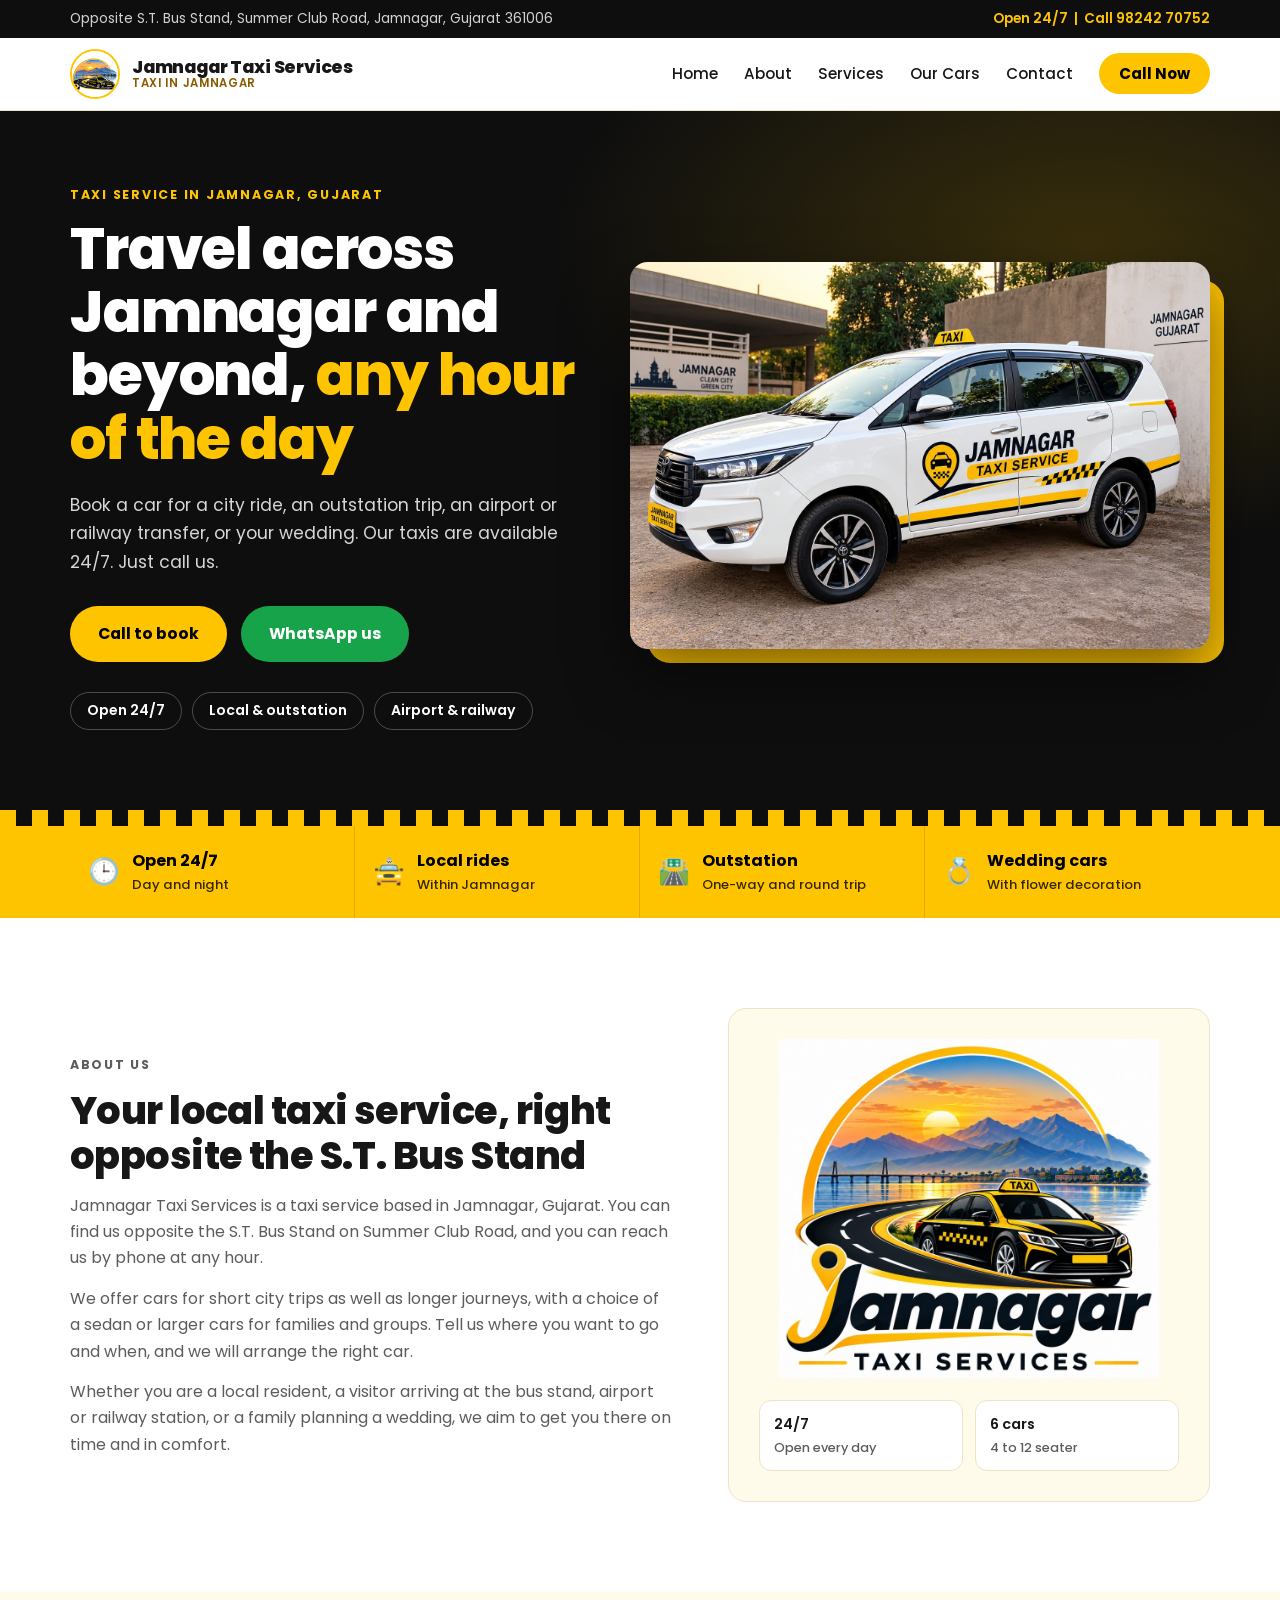
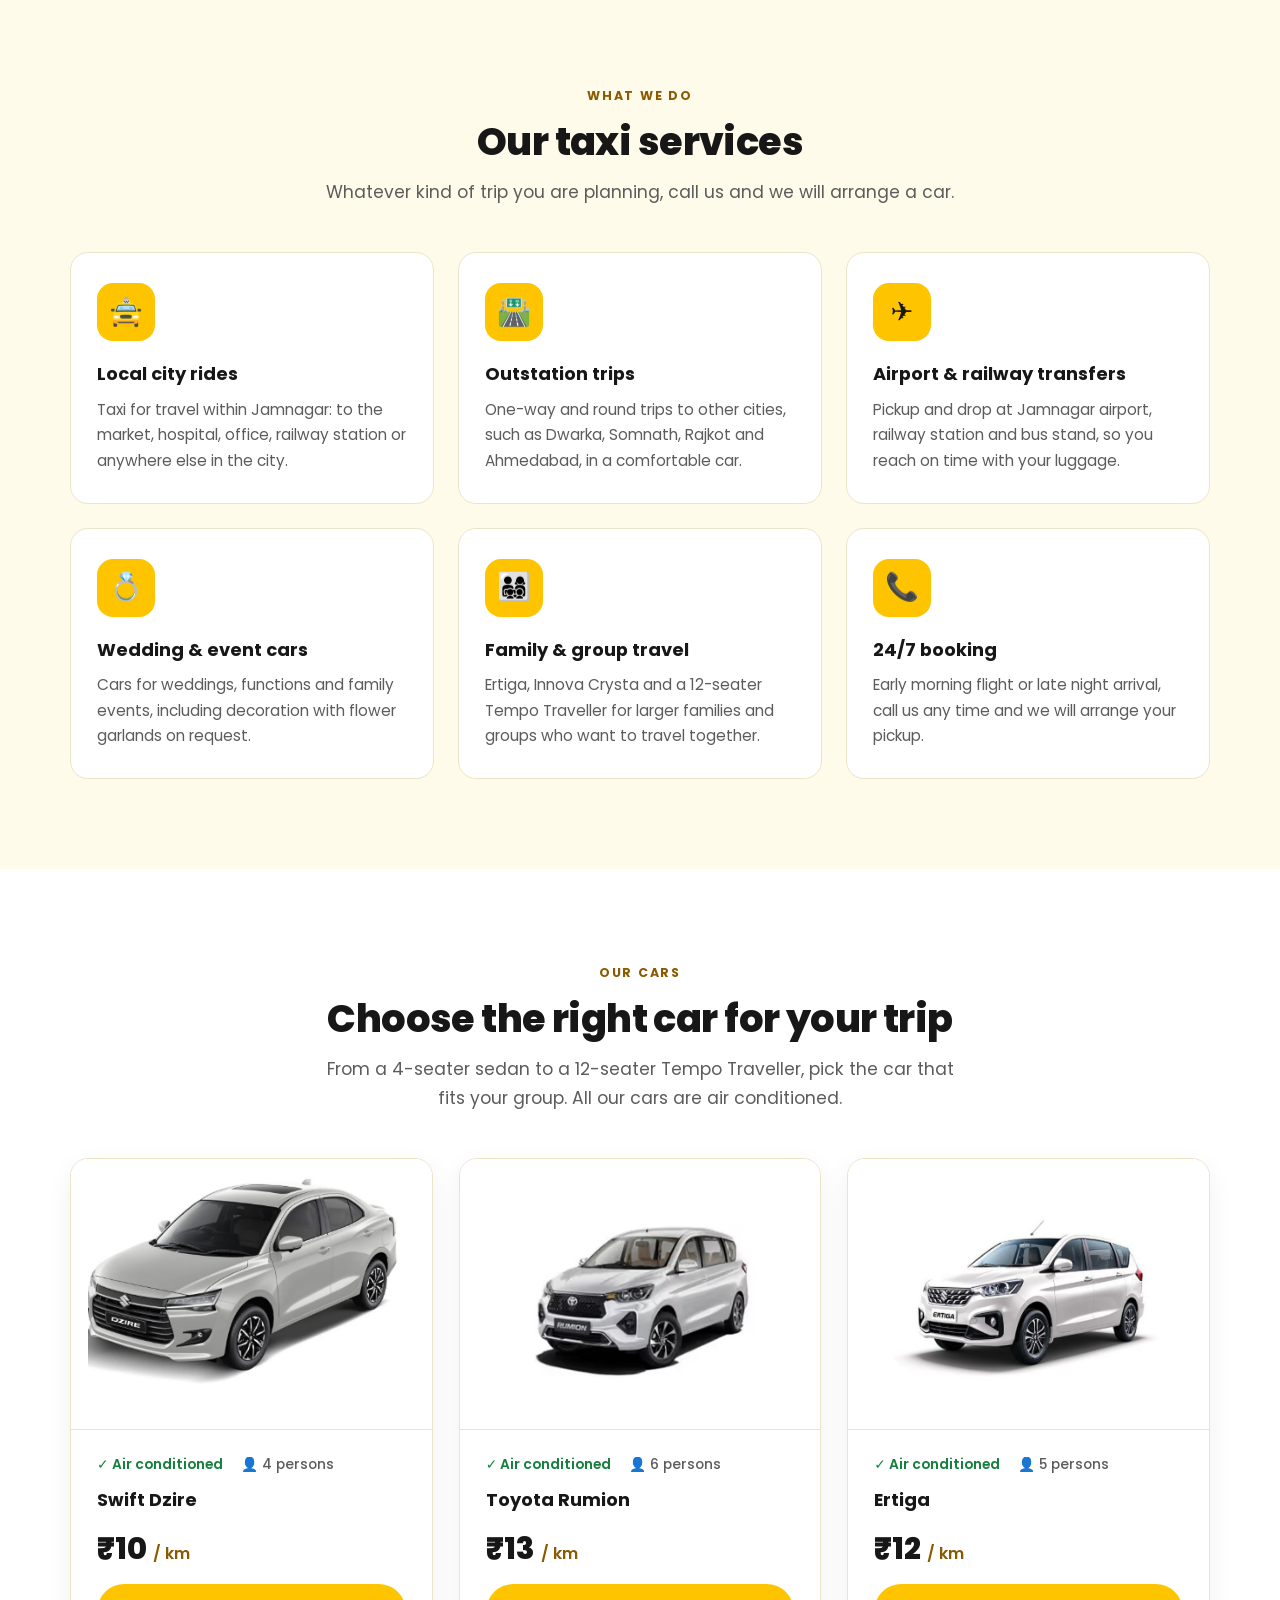
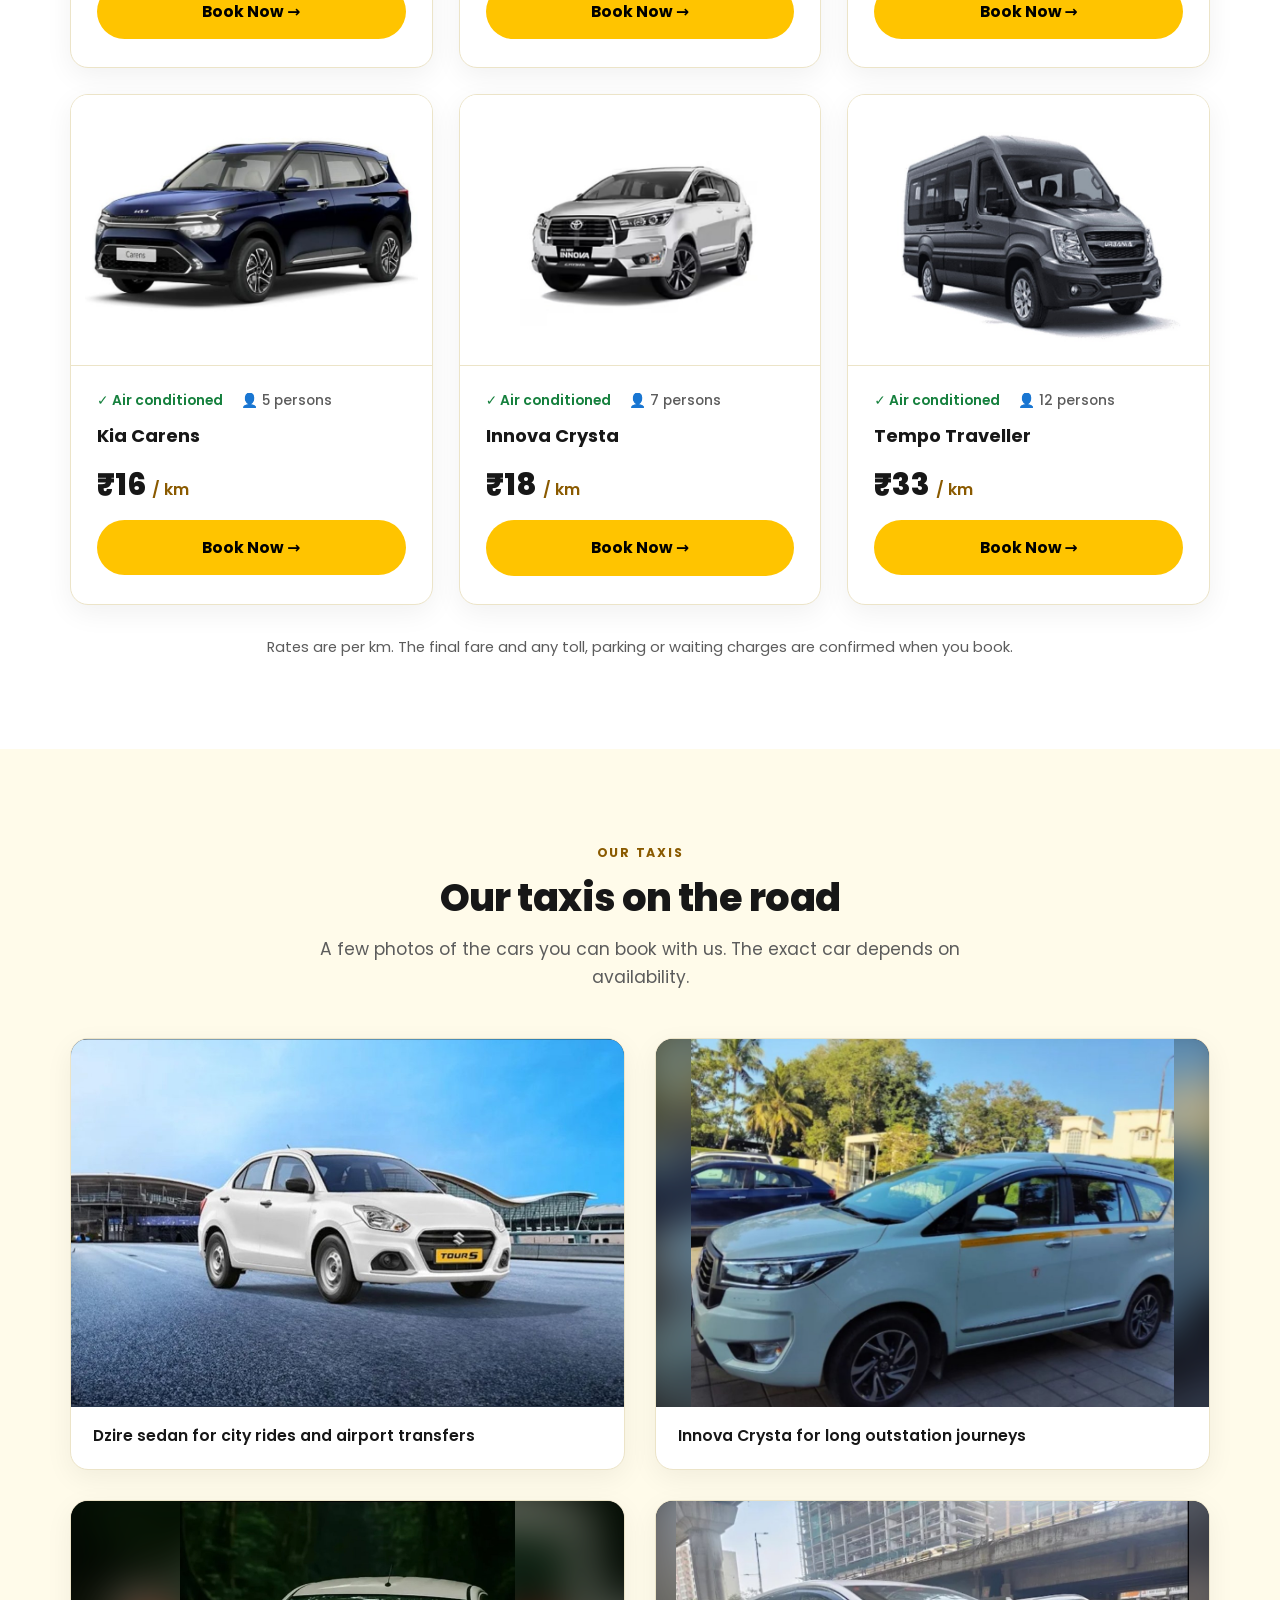
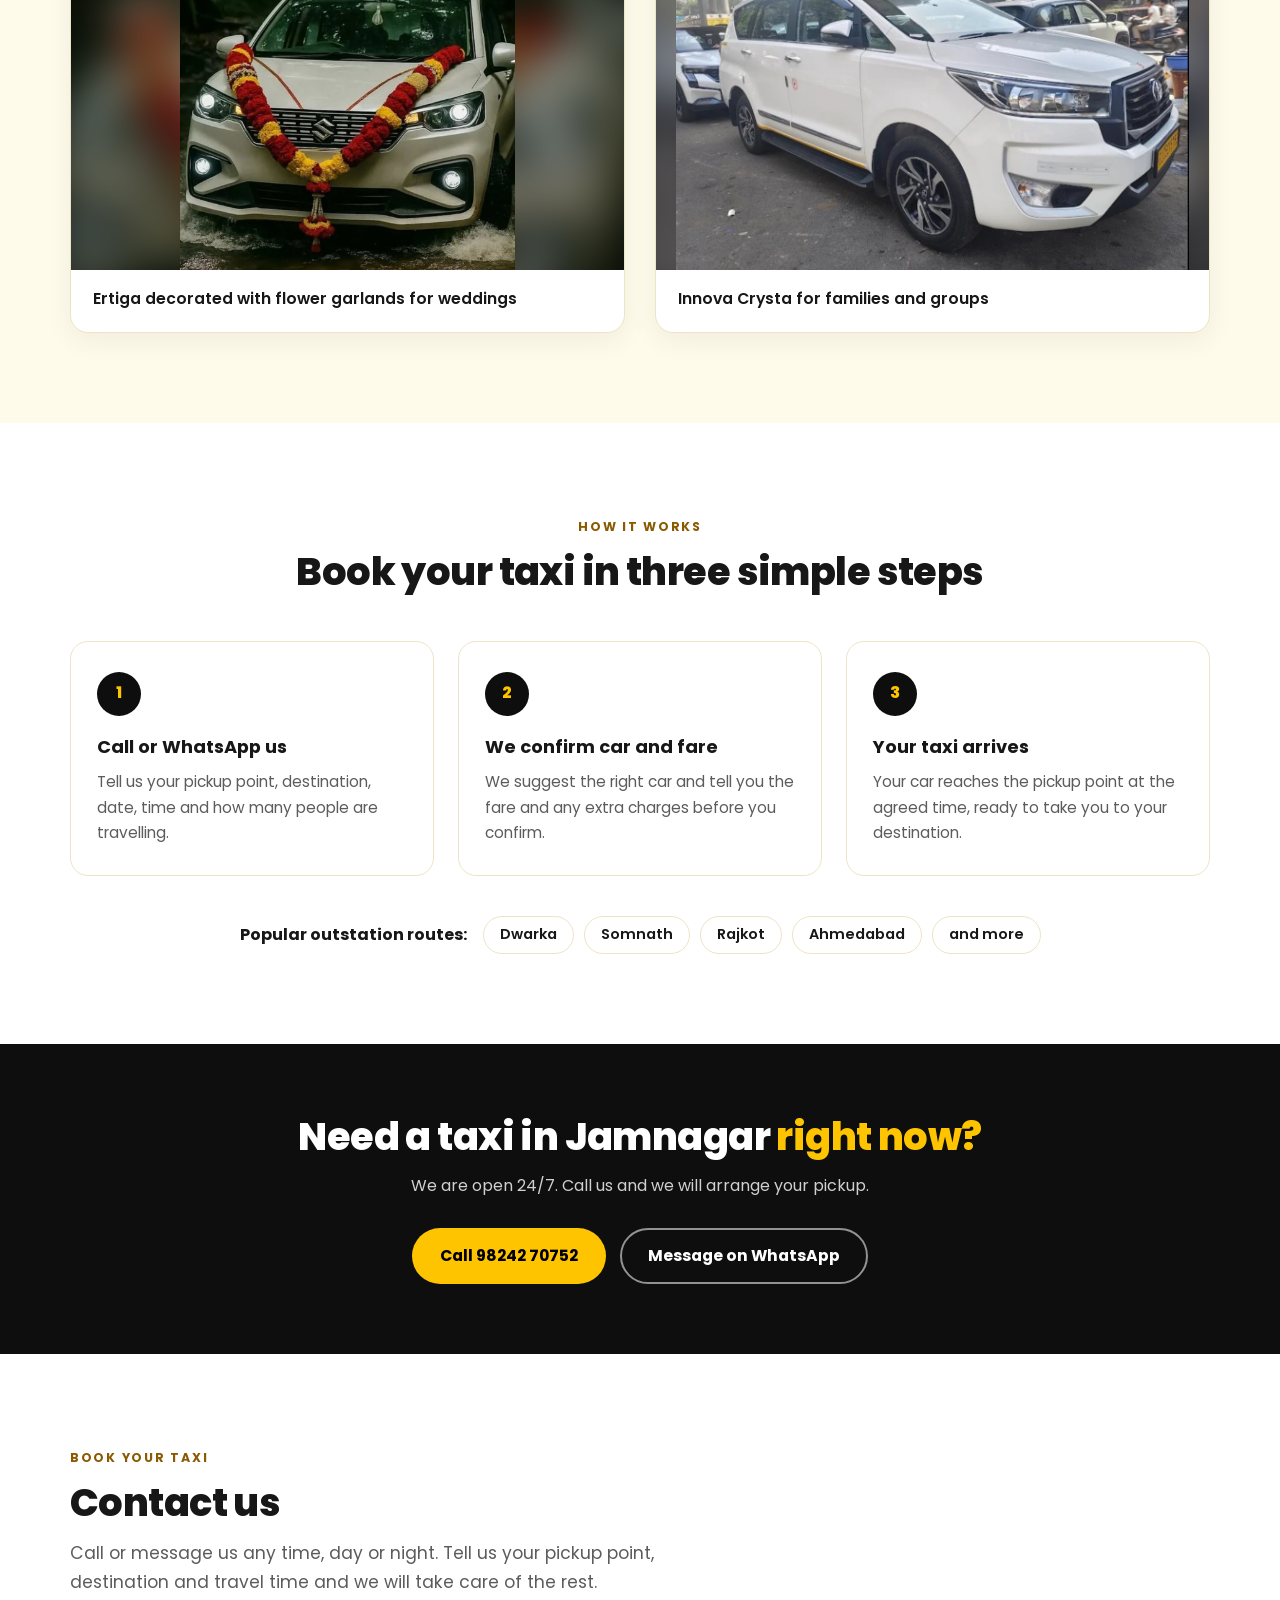
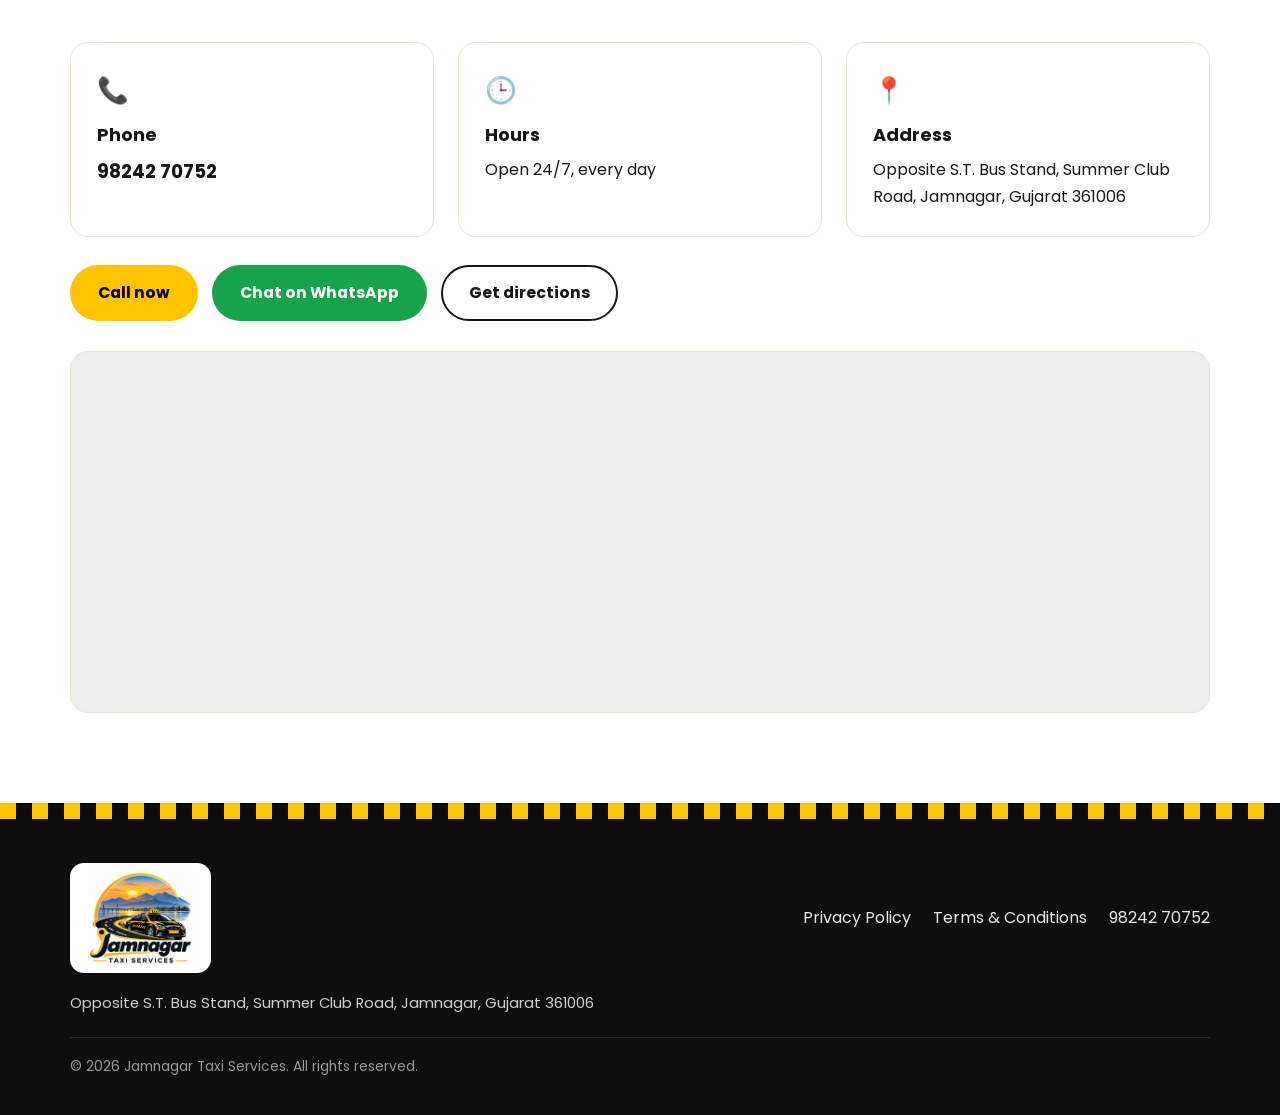
<file: index.html>
<!DOCTYPE html>
<html lang="en">
<head>
  <meta charset="utf-8">
  <meta name="viewport" content="width=device-width, initial-scale=1">
  <title>Jamnagar Taxi Services | Local, Outstation &amp; Airport Taxi in Jamnagar</title>
  <meta name="description" content="Jamnagar Taxi Services offers local rides, outstation trips, airport and railway transfers and wedding cars in Jamnagar, Gujarat. Open 24/7. Call 9824270752.">
  <meta property="og:title" content="Jamnagar Taxi Services | Taxi in Jamnagar, Gujarat">
  <meta property="og:description" content="Local, outstation, airport and wedding taxi in Jamnagar. Open 24/7.">
  <meta property="og:type" content="website">
  <meta property="og:image" content="assets/taxi-branded.jpg">
  <link rel="icon" type="image/png" href="assets/favicon.png">
  <link rel="preconnect" href="https://fonts.googleapis.com">
  <link rel="preconnect" href="https://fonts.gstatic.com" crossorigin>
  <link rel="stylesheet" href="https://fonts.googleapis.com/css2?family=Poppins:wght@400;500;600;700;800&amp;display=swap">
  <link rel="stylesheet" href="styles.css">
  <script>document.documentElement.className += ' js';</script>
</head>
<body id="top">
  <a class="skip-link" href="#main">Skip to main content</a>

  <div class="topbar">
    <div class="container">
      <span>Opposite S.T. Bus Stand, Summer Club Road, Jamnagar, Gujarat 361006</span>
      <a href="tel:+919824270752">Open 24/7 &nbsp;|&nbsp; Call 98242 70752</a>
    </div>
  </div>

  <header class="site-header">
    <div class="container nav-wrap">
      <a class="brand" href="index.html">
        <img src="assets/favicon.png" alt="Jamnagar Taxi Services logo" width="50" height="50">
        <span class="brand-text">
          <span class="brand-name">Jamnagar Taxi Services</span>
          <span class="brand-tag">Taxi in Jamnagar</span>
        </span>
      </a>
      <button class="menu-toggle" type="button" aria-label="Toggle menu" aria-expanded="false" aria-controls="site-nav">Menu</button>
      <nav class="nav" id="site-nav" aria-label="Main">
        <ul class="nav-list">
          <li><a href="#top">Home</a></li>
          <li><a href="#about">About</a></li>
          <li><a href="#services">Services</a></li>
          <li><a href="#fleet">Our Cars</a></li>
          <li><a href="#contact">Contact</a></li>
          <li><a class="nav-call" href="tel:+919824270752">Call Now</a></li>
        </ul>
      </nav>
    </div>
  </header>

  <main id="main">
    <section class="hero">
      <div class="container hero-grid">
        <div>
          <p class="eyebrow">Taxi service in Jamnagar, Gujarat</p>
          <h1>Travel across Jamnagar and beyond, <em>any hour of the day</em></h1>
          <p class="lead">Book a car for a city ride, an outstation trip, an airport or railway transfer, or your wedding. Our taxis are available 24/7. Just call us.</p>
          <div class="hero-actions">
            <a class="btn btn-primary" href="tel:+919824270752">Call to book</a>
            <a class="btn btn-whatsapp" href="https://wa.me/919824270752?text=Hello%20Jamnagar%20Taxi%20Services%2C%20I%20would%20like%20to%20book%20a%20taxi." target="_blank" rel="noopener">WhatsApp us</a>
          </div>
          <ul class="badges">
            <li>Open 24/7</li>
            <li>Local &amp; outstation</li>
            <li>Airport &amp; railway</li>
          </ul>
        </div>
        <div class="hero-img">
          <img src="assets/taxi-branded.jpg" alt="White Jamnagar Taxi Service car parked in Jamnagar" width="1536" height="1024">
        </div>
      </div>
    </section>

    <div class="checker" aria-hidden="true"></div>

    <section class="facts" aria-label="Highlights">
      <div class="container facts-grid">
        <div class="fact"><span class="ico" aria-hidden="true">🕒</span><div>Open 24/7<small>Day and night</small></div></div>
        <div class="fact"><span class="ico" aria-hidden="true">🚖</span><div>Local rides<small>Within Jamnagar</small></div></div>
        <div class="fact"><span class="ico" aria-hidden="true">🛣️</span><div>Outstation<small>One-way and round trip</small></div></div>
        <div class="fact"><span class="ico" aria-hidden="true">💍</span><div>Wedding cars<small>With flower decoration</small></div></div>
      </div>
    </section>

    <section id="about">
      <div class="container about-grid">
        <div class="reveal">
          <p class="eyebrow">About us</p>
          <h2>Your local taxi service, right opposite the S.T. Bus Stand</h2>
          <p>Jamnagar Taxi Services is a taxi service based in Jamnagar, Gujarat. You can find us opposite the S.T. Bus Stand on Summer Club Road, and you can reach us by phone at any hour.</p>
          <p>We offer cars for short city trips as well as longer journeys, with a choice of a sedan or larger cars for families and groups. Tell us where you want to go and when, and we will arrange the right car.</p>
          <p>Whether you are a local resident, a visitor arriving at the bus stand, airport or railway station, or a family planning a wedding, we aim to get you there on time and in comfort.</p>
        </div>
        <div class="about-card reveal">
          <img src="assets/logo.svg" alt="Jamnagar Taxi Services logo" width="900" height="804">
          <div class="about-points">
            <div>24/7<small>Open every day</small></div>
            <div>6 cars<small>4 to 12 seater</small></div>
          </div>
        </div>
      </div>
    </section>

    <section id="services" class="tinted">
      <div class="container">
        <div class="section-head center reveal">
          <p class="eyebrow">What we do</p>
          <h2>Our taxi services</h2>
          <p class="lead">Whatever kind of trip you are planning, call us and we will arrange a car.</p>
        </div>
        <div class="cards">
          <article class="card reveal"><div class="card-icon" aria-hidden="true">🚖</div><h3>Local city rides</h3><p>Taxi for travel within Jamnagar: to the market, hospital, office, railway station or anywhere else in the city.</p></article>
          <article class="card reveal"><div class="card-icon" aria-hidden="true">🛣️</div><h3>Outstation trips</h3><p>One-way and round trips to other cities, such as Dwarka, Somnath, Rajkot and Ahmedabad, in a comfortable car.</p></article>
          <article class="card reveal"><div class="card-icon" aria-hidden="true">✈️</div><h3>Airport &amp; railway transfers</h3><p>Pickup and drop at Jamnagar airport, railway station and bus stand, so you reach on time with your luggage.</p></article>
          <article class="card reveal"><div class="card-icon" aria-hidden="true">💍</div><h3>Wedding &amp; event cars</h3><p>Cars for weddings, functions and family events, including decoration with flower garlands on request.</p></article>
          <article class="card reveal"><div class="card-icon" aria-hidden="true">👨‍👩‍👧‍👦</div><h3>Family &amp; group travel</h3><p>Ertiga, Innova Crysta and a 12-seater Tempo Traveller for larger families and groups who want to travel together.</p></article>
          <article class="card reveal"><div class="card-icon" aria-hidden="true">📞</div><h3>24/7 booking</h3><p>Early morning flight or late night arrival, call us any time and we will arrange your pickup.</p></article>
        </div>
      </div>
    </section>

    <section id="fleet">
      <div class="container">
        <div class="section-head center reveal">
          <p class="eyebrow">Our cars</p>
          <h2>Choose the right car for your trip</h2>
          <p class="lead">From a 4-seater sedan to a 12-seater Tempo Traveller, pick the car that fits your group. All our cars are air conditioned.</p>
        </div>
        <div class="rate-grid">
          <article class="car reveal">
            <div class="car-media car-media--white">
              <img src="assets/fleet-dzire.jpg" alt="Maruti Swift Dzire sedan" width="752" height="556" loading="lazy">
            </div>
            <div class="car-body">
              <div class="car-specs"><span>&#10003; Air conditioned</span><span>&#128100; 4 persons</span></div>
              <h3>Swift Dzire</h3>
              <p class="price">&#8377;10 <small>/ km</small></p>
              <a class="btn btn-primary" href="https://wa.me/919824270752?text=Hello%20Jamnagar%20Taxi%20Services%2C%20I%20would%20like%20to%20book%20the%20Swift%20Dzire." target="_blank" rel="noopener">Book Now &rarr;</a>
            </div>
          </article>
          <article class="car reveal">
            <div class="car-media car-media--white">
              <img src="assets/fleet-rumion.jpg" alt="Toyota Rumion" width="750" height="548" loading="lazy">
            </div>
            <div class="car-body">
              <div class="car-specs"><span>&#10003; Air conditioned</span><span>&#128100; 6 persons</span></div>
              <h3>Toyota Rumion</h3>
              <p class="price">&#8377;13 <small>/ km</small></p>
              <a class="btn btn-primary" href="https://wa.me/919824270752?text=Hello%20Jamnagar%20Taxi%20Services%2C%20I%20would%20like%20to%20book%20the%20Toyota%20Rumion." target="_blank" rel="noopener">Book Now &rarr;</a>
            </div>
          </article>
          <article class="car reveal">
            <div class="car-media car-media--white">
              <img src="assets/fleet-ertiga.jpg" alt="Maruti Ertiga" width="752" height="560" loading="lazy">
            </div>
            <div class="car-body">
              <div class="car-specs"><span>&#10003; Air conditioned</span><span>&#128100; 5 persons</span></div>
              <h3>Ertiga</h3>
              <p class="price">&#8377;12 <small>/ km</small></p>
              <a class="btn btn-primary" href="https://wa.me/919824270752?text=Hello%20Jamnagar%20Taxi%20Services%2C%20I%20would%20like%20to%20book%20the%20Ertiga." target="_blank" rel="noopener">Book Now &rarr;</a>
            </div>
          </article>
          <article class="car reveal">
            <div class="car-media car-media--white">
              <img src="assets/fleet-carens.jpg" alt="Kia Carens" width="752" height="488" loading="lazy">
            </div>
            <div class="car-body">
              <div class="car-specs"><span>&#10003; Air conditioned</span><span>&#128100; 5 persons</span></div>
              <h3>Kia Carens</h3>
              <p class="price">&#8377;16 <small>/ km</small></p>
              <a class="btn btn-primary" href="https://wa.me/919824270752?text=Hello%20Jamnagar%20Taxi%20Services%2C%20I%20would%20like%20to%20book%20the%20Kia%20Carens." target="_blank" rel="noopener">Book Now &rarr;</a>
            </div>
          </article>
          <article class="car reveal">
            <div class="car-media car-media--white">
              <img src="assets/fleet-innova.jpg" alt="Toyota Innova Crysta" width="750" height="490" loading="lazy">
            </div>
            <div class="car-body">
              <div class="car-specs"><span>&#10003; Air conditioned</span><span>&#128100; 7 persons</span></div>
              <h3>Innova Crysta</h3>
              <p class="price">&#8377;18 <small>/ km</small></p>
              <a class="btn btn-primary" href="https://wa.me/919824270752?text=Hello%20Jamnagar%20Taxi%20Services%2C%20I%20would%20like%20to%20book%20the%20Innova%20Crysta." target="_blank" rel="noopener">Book Now &rarr;</a>
            </div>
          </article>
          <article class="car reveal">
            <div class="car-media car-media--white">
              <img src="assets/fleet-tempo.jpg" alt="Tempo Traveller" width="752" height="522" loading="lazy">
            </div>
            <div class="car-body">
              <div class="car-specs"><span>&#10003; Air conditioned</span><span>&#128100; 12 persons</span></div>
              <h3>Tempo Traveller</h3>
              <p class="price">&#8377;33 <small>/ km</small></p>
              <a class="btn btn-primary" href="https://wa.me/919824270752?text=Hello%20Jamnagar%20Taxi%20Services%2C%20I%20would%20like%20to%20book%20the%20Tempo%20Traveller." target="_blank" rel="noopener">Book Now &rarr;</a>
            </div>
          </article>
        </div>
        <p class="rate-note reveal">Rates are per km. The final fare and any toll, parking or waiting charges are confirmed when you book.</p>
      </div>
    </section>

    <section id="gallery" class="tinted">
      <div class="container">
        <div class="section-head center reveal">
          <p class="eyebrow">Our taxis</p>
          <h2>Our taxis on the road</h2>
          <p class="lead">A few photos of the cars you can book with us. The exact car depends on availability.</p>
        </div>
        <div class="fleet-grid">
          <figure class="car reveal">
            <div class="car-media" style="--img:url('assets/car-dzire.jpg')"><img src="assets/car-dzire.jpg" alt="White Maruti Dzire sedan taxi" width="1072" height="708" loading="lazy"></div>
            <figcaption>Dzire sedan for city rides and airport transfers</figcaption>
          </figure>
          <figure class="car reveal">
            <div class="car-media" style="--img:url('assets/car-innova-1.jpg')"><img src="assets/car-innova-1.jpg" alt="White Toyota Innova Crysta taxi" width="1044" height="796" loading="lazy"></div>
            <figcaption>Innova Crysta for long outstation journeys</figcaption>
          </figure>
          <figure class="car reveal">
            <div class="car-media" style="--img:url('assets/car-ertiga.jpg')"><img src="assets/car-ertiga.jpg" alt="White Maruti Ertiga decorated with a flower garland for a wedding" width="1080" height="1188" loading="lazy"></div>
            <figcaption>Ertiga decorated with flower garlands for weddings</figcaption>
          </figure>
          <figure class="car reveal">
            <div class="car-media" style="--img:url('assets/car-innova-2.jpg')"><img src="assets/car-innova-2.jpg" alt="White Toyota Innova Crysta taxi parked outdoors" width="1080" height="776" loading="lazy"></div>
            <figcaption>Innova Crysta for families and groups</figcaption>
          </figure>
        </div>
      </div>
    </section>

    <section id="how">
      <div class="container">
        <div class="section-head center reveal">
          <p class="eyebrow">How it works</p>
          <h2>Book your taxi in three simple steps</h2>
        </div>
        <div class="steps">
          <div class="step reveal"><h3>Call or WhatsApp us</h3><p>Tell us your pickup point, destination, date, time and how many people are travelling.</p></div>
          <div class="step reveal"><h3>We confirm car and fare</h3><p>We suggest the right car and tell you the fare and any extra charges before you confirm.</p></div>
          <div class="step reveal"><h3>Your taxi arrives</h3><p>Your car reaches the pickup point at the agreed time, ready to take you to your destination.</p></div>
        </div>
        <div class="routes reveal">
          <strong>Popular outstation routes:</strong>
          <span>Dwarka</span><span>Somnath</span><span>Rajkot</span><span>Ahmedabad</span><span>and more</span>
        </div>
      </div>
    </section>

    <section class="cta">
      <div class="container reveal">
        <h2>Need a taxi in Jamnagar <em>right now?</em></h2>
        <p>We are open 24/7. Call us and we will arrange your pickup.</p>
        <div class="hero-actions">
          <a class="btn btn-primary" href="tel:+919824270752">Call 98242 70752</a>
          <a class="btn btn-light" href="https://wa.me/919824270752?text=Hello%20Jamnagar%20Taxi%20Services%2C%20I%20would%20like%20to%20book%20a%20taxi." target="_blank" rel="noopener">Message on WhatsApp</a>
        </div>
      </div>
    </section>

    <section id="contact">
      <div class="container">
        <div class="section-head reveal">
          <p class="eyebrow">Book your taxi</p>
          <h2>Contact us</h2>
          <p class="lead">Call or message us any time, day or night. Tell us your pickup point, destination and travel time and we will take care of the rest.</p>
        </div>
        <div class="contact-grid">
          <div class="contact-box reveal"><span class="ico" aria-hidden="true">📞</span><h3>Phone</h3><p><a href="tel:+919824270752">98242 70752</a></p></div>
          <div class="contact-box reveal"><span class="ico" aria-hidden="true">🕒</span><h3>Hours</h3><p>Open 24/7, every day</p></div>
          <div class="contact-box reveal"><span class="ico" aria-hidden="true">📍</span><h3>Address</h3><p>Opposite S.T. Bus Stand, Summer Club Road, Jamnagar, Gujarat 361006</p></div>
        </div>
        <div class="contact-actions">
          <a class="btn btn-primary" href="tel:+919824270752">Call now</a>
          <a class="btn btn-whatsapp" href="https://wa.me/919824270752?text=Hello%20Jamnagar%20Taxi%20Services%2C%20I%20would%20like%20to%20book%20a%20taxi." target="_blank" rel="noopener">Chat on WhatsApp</a>
          <a class="btn btn-outline" href="https://www.google.com/maps/search/?api=1&amp;query=Opposite+S.T.+Bus+Stand+Summer+Club+Road+Jamnagar+Gujarat+361006" target="_blank" rel="noopener">Get directions</a>
        </div>
        <div class="map-wrap">
          <iframe title="Map showing Jamnagar Taxi Services opposite S.T. Bus Stand, Summer Club Road, Jamnagar" src="https://www.google.com/maps?q=Opposite+S.T.+Bus+Stand+Summer+Club+Road+Jamnagar+Gujarat+361006&amp;output=embed" loading="lazy" referrerpolicy="no-referrer-when-downgrade"></iframe>
        </div>
      </div>
    </section>
  </main>

  <div class="checker" aria-hidden="true"></div>

  <footer class="site-footer">
    <div class="container">
      <div class="footer-top">
        <div class="footer-brand"><img src="assets/logo.svg" alt="Jamnagar Taxi Services" width="900" height="804"></div>
        <ul class="footer-links">
          <li><a href="privacy.html">Privacy Policy</a></li>
          <li><a href="terms.html">Terms &amp; Conditions</a></li>
          <li><a href="tel:+919824270752">98242 70752</a></li>
        </ul>
      </div>
      <p class="footer-addr">Opposite S.T. Bus Stand, Summer Club Road, Jamnagar, Gujarat 361006</p>
      <p class="copy">&copy; <span id="year">2026</span> Jamnagar Taxi Services. All rights reserved.</p>
    </div>
  </footer>

  <div class="mobile-bar">
    <a class="m-call" href="tel:+919824270752">Call now</a>
    <a class="m-wa" href="https://wa.me/919824270752?text=Hello%20Jamnagar%20Taxi%20Services%2C%20I%20would%20like%20to%20book%20a%20taxi." target="_blank" rel="noopener">WhatsApp</a>
  </div>

  <script>
    (function () {
      var toggle = document.querySelector('.menu-toggle');
      var nav = document.getElementById('site-nav');
      toggle.addEventListener('click', function () {
        var open = nav.classList.toggle('open');
        toggle.setAttribute('aria-expanded', open ? 'true' : 'false');
      });
      nav.querySelectorAll('a').forEach(function (a) {
        a.addEventListener('click', function () {
          nav.classList.remove('open');
          toggle.setAttribute('aria-expanded', 'false');
        });
      });
      document.getElementById('year').textContent = new Date().getFullYear();

      var items = document.querySelectorAll('.reveal');
      if ('IntersectionObserver' in window) {
        var io = new IntersectionObserver(function (entries) {
          entries.forEach(function (e) {
            if (e.isIntersecting) { e.target.classList.add('in'); io.unobserve(e.target); }
          });
        }, { threshold: 0.12 });
        items.forEach(function (el) { io.observe(el); });
      } else {
        items.forEach(function (el) { el.classList.add('in'); });
      }
    })();
  </script>
</body>
</html>
</file>
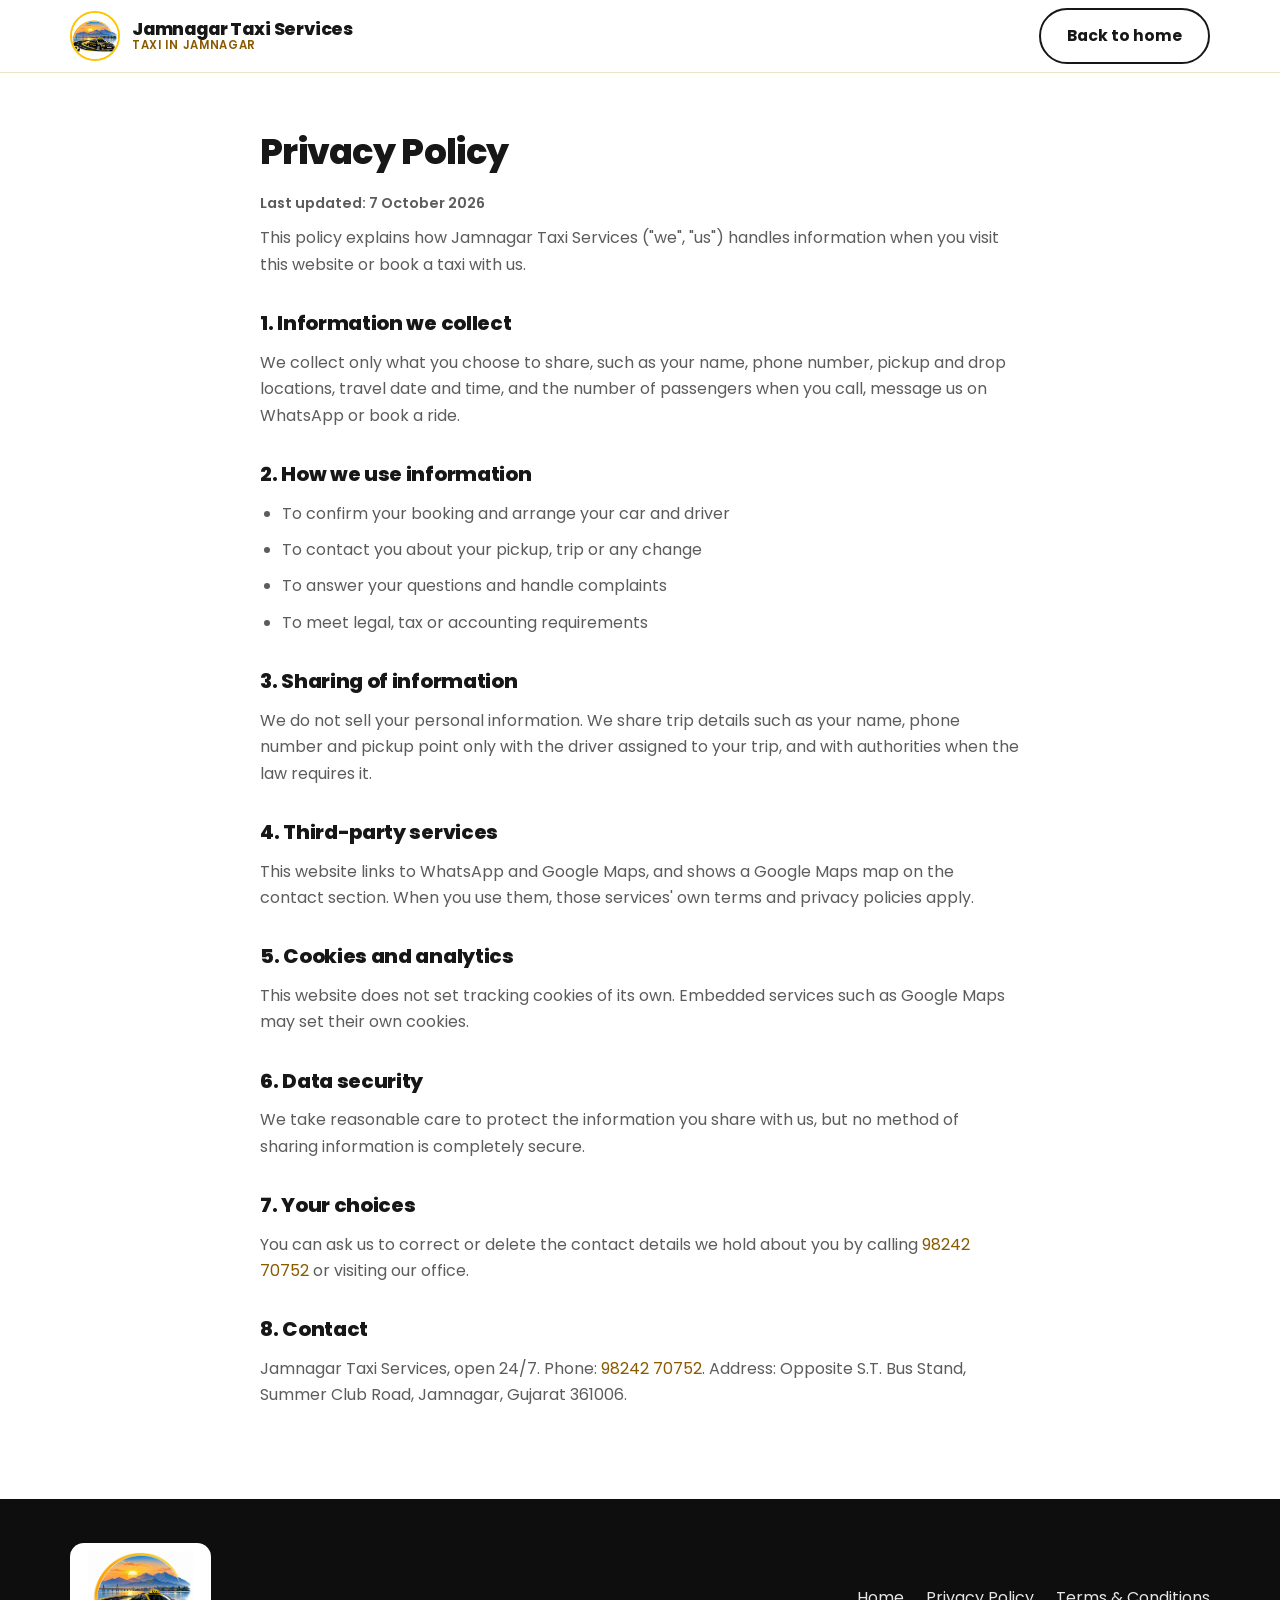
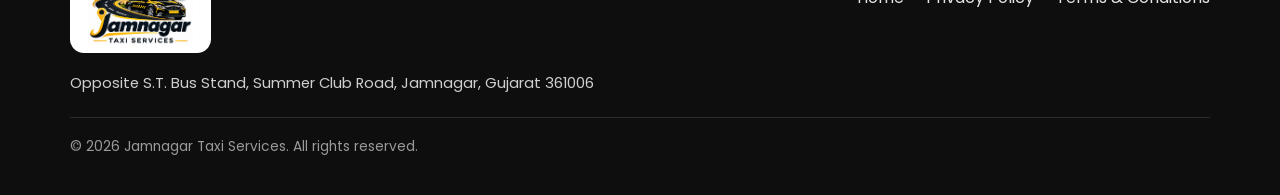
<file: privacy.html>
<!DOCTYPE html>
<html lang="en">
<head>
  <meta charset="utf-8">
  <meta name="viewport" content="width=device-width, initial-scale=1">
  <title>Privacy Policy | Jamnagar Taxi Services</title>
  <meta name="description" content="How Jamnagar Taxi Services collects, uses and protects your information.">
  <link rel="icon" type="image/png" href="assets/favicon.png">
  <link rel="preconnect" href="https://fonts.googleapis.com">
  <link rel="preconnect" href="https://fonts.gstatic.com" crossorigin>
  <link rel="stylesheet" href="https://fonts.googleapis.com/css2?family=Poppins:wght@400;500;600;700;800&amp;display=swap">
  <link rel="stylesheet" href="styles.css">
</head>
<body>
  <header class="site-header">
    <div class="container nav-wrap">
      <a class="brand" href="index.html">
        <img src="assets/favicon.png" alt="Jamnagar Taxi Services logo" width="50" height="50">
        <span class="brand-text"><span class="brand-name">Jamnagar Taxi Services</span><span class="brand-tag">Taxi in Jamnagar</span></span>
      </a>
      <a class="btn btn-outline" href="index.html">Back to home</a>
    </div>
  </header>

  <main class="legal">
    <div class="container">
      <h1>Privacy Policy</h1>
      <p class="updated">Last updated: 7 October 2026</p>

      <p>This policy explains how Jamnagar Taxi Services ("we", "us") handles information when you visit this website or book a taxi with us.</p>

      <h2>1. Information we collect</h2>
      <p>We collect only what you choose to share, such as your name, phone number, pickup and drop locations, travel date and time, and the number of passengers when you call, message us on WhatsApp or book a ride.</p>

      <h2>2. How we use information</h2>
      <ul>
        <li>To confirm your booking and arrange your car and driver</li>
        <li>To contact you about your pickup, trip or any change</li>
        <li>To answer your questions and handle complaints</li>
        <li>To meet legal, tax or accounting requirements</li>
      </ul>

      <h2>3. Sharing of information</h2>
      <p>We do not sell your personal information. We share trip details such as your name, phone number and pickup point only with the driver assigned to your trip, and with authorities when the law requires it.</p>

      <h2>4. Third-party services</h2>
      <p>This website links to WhatsApp and Google Maps, and shows a Google Maps map on the contact section. When you use them, those services' own terms and privacy policies apply.</p>

      <h2>5. Cookies and analytics</h2>
      <p>This website does not set tracking cookies of its own. Embedded services such as Google Maps may set their own cookies.</p>

      <h2>6. Data security</h2>
      <p>We take reasonable care to protect the information you share with us, but no method of sharing information is completely secure.</p>

      <h2>7. Your choices</h2>
      <p>You can ask us to correct or delete the contact details we hold about you by calling <a href="tel:+919824270752">98242 70752</a> or visiting our office.</p>

      <h2>8. Contact</h2>
      <p>Jamnagar Taxi Services, open 24/7. Phone: <a href="tel:+919824270752">98242 70752</a>. Address: Opposite S.T. Bus Stand, Summer Club Road, Jamnagar, Gujarat 361006.</p>
    </div>
  </main>

  <footer class="site-footer">
    <div class="container">
      <div class="footer-top">
        <div class="footer-brand"><img src="assets/logo.svg" alt="Jamnagar Taxi Services" width="900" height="804"></div>
        <ul class="footer-links">
          <li><a href="index.html">Home</a></li>
          <li><a href="privacy.html">Privacy Policy</a></li>
          <li><a href="terms.html">Terms &amp; Conditions</a></li>
        </ul>
      </div>
      <p class="footer-addr">Opposite S.T. Bus Stand, Summer Club Road, Jamnagar, Gujarat 361006</p>
      <p class="copy">&copy; 2026 Jamnagar Taxi Services. All rights reserved.</p>
    </div>
  </footer>
</body>
</html>
</file>
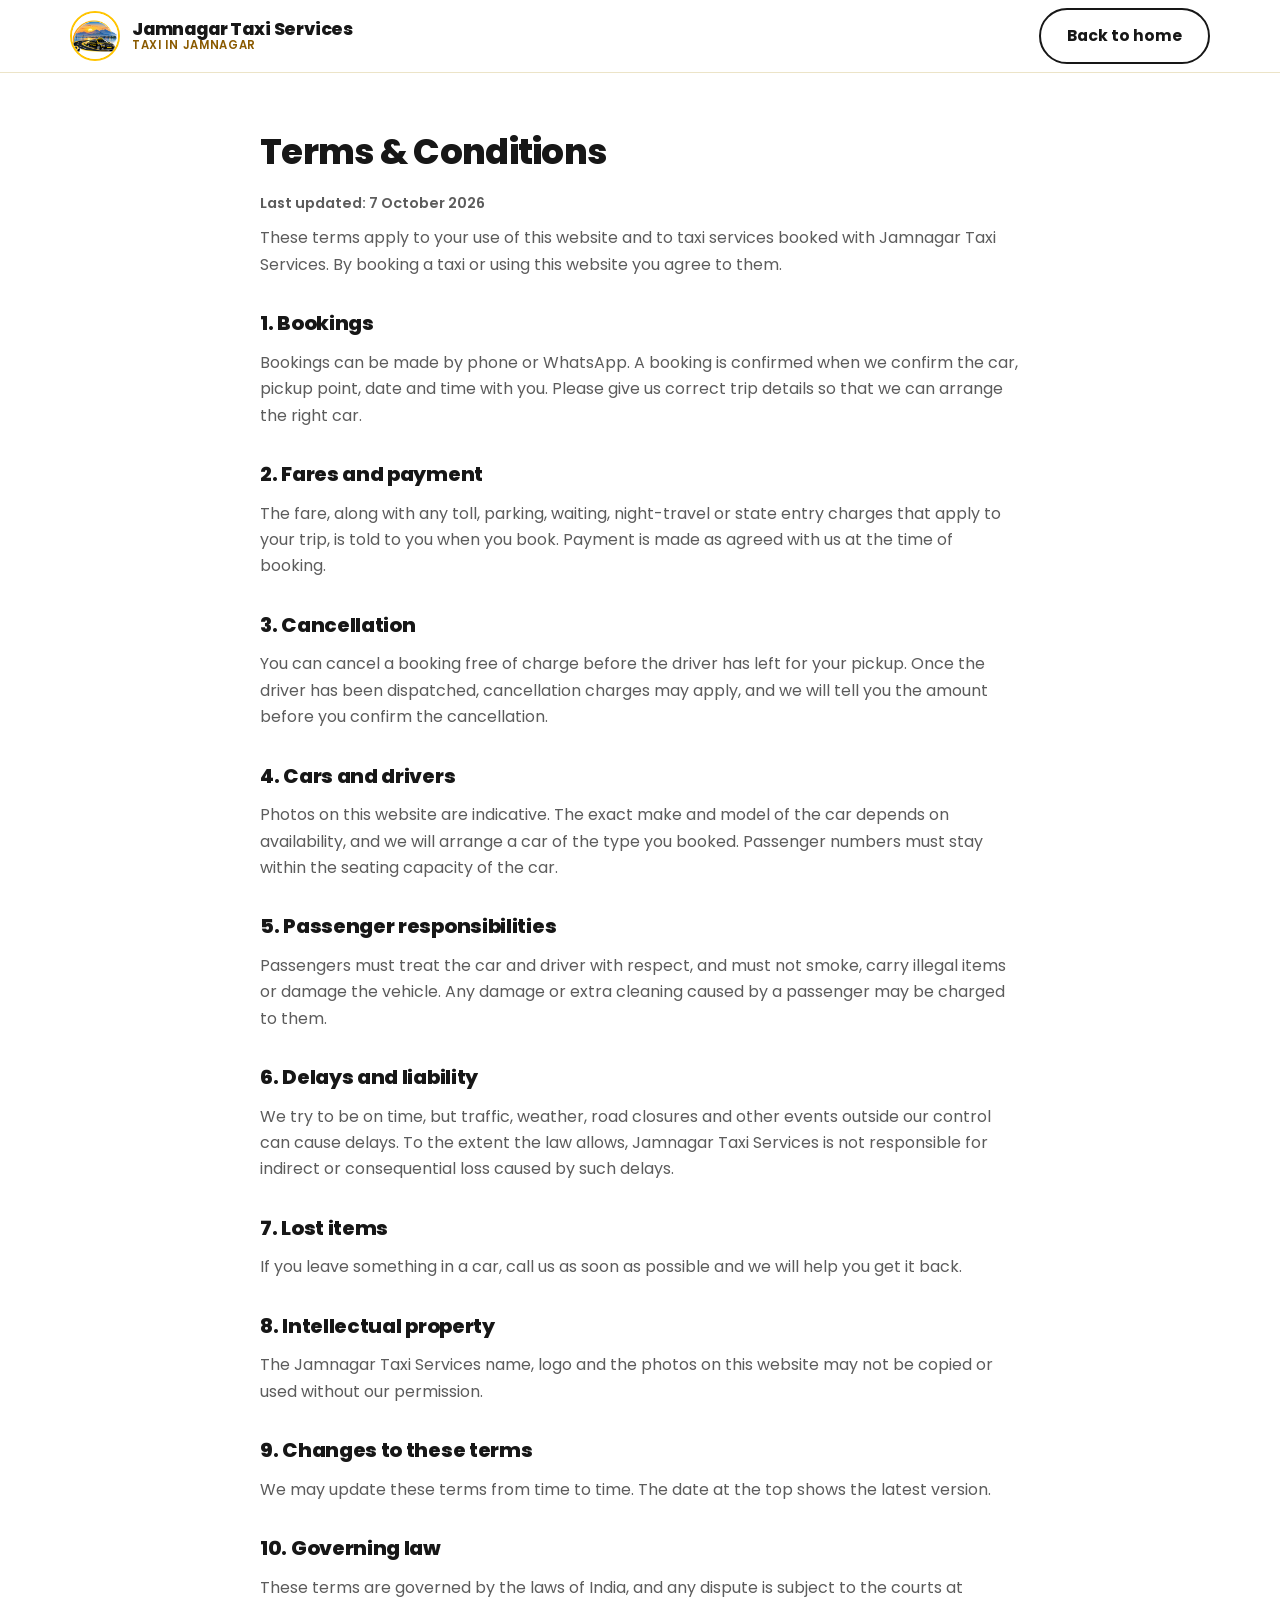
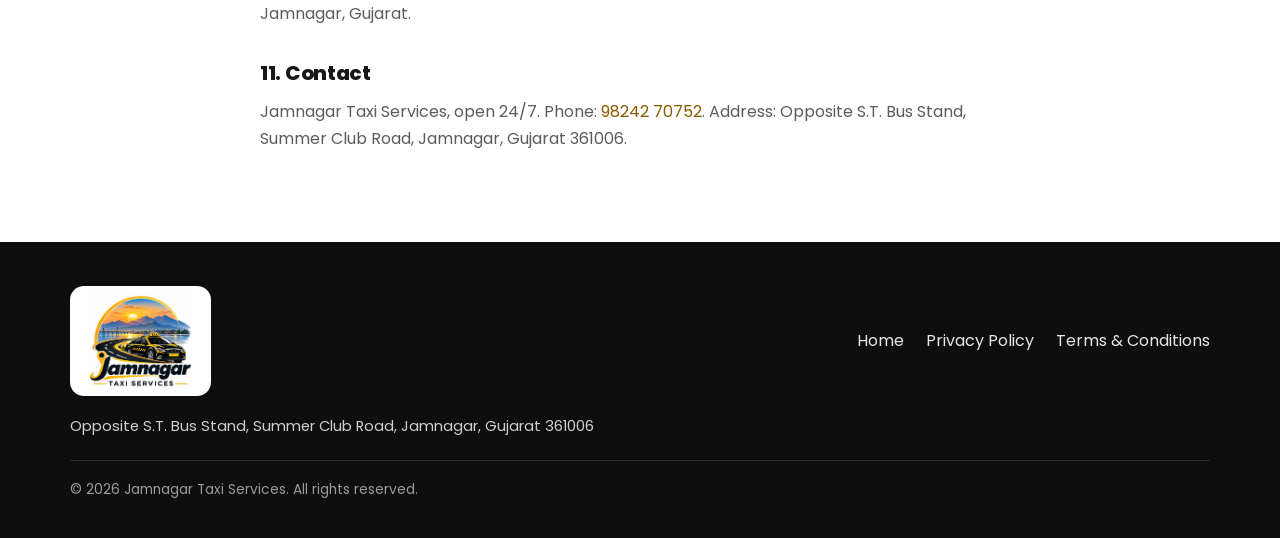
<file: terms.html>
<!DOCTYPE html>
<html lang="en">
<head>
  <meta charset="utf-8">
  <meta name="viewport" content="width=device-width, initial-scale=1">
  <title>Terms &amp; Conditions | Jamnagar Taxi Services</title>
  <meta name="description" content="Terms and conditions for using the Jamnagar Taxi Services website and booking our taxis.">
  <link rel="icon" type="image/png" href="assets/favicon.png">
  <link rel="preconnect" href="https://fonts.googleapis.com">
  <link rel="preconnect" href="https://fonts.gstatic.com" crossorigin>
  <link rel="stylesheet" href="https://fonts.googleapis.com/css2?family=Poppins:wght@400;500;600;700;800&amp;display=swap">
  <link rel="stylesheet" href="styles.css">
</head>
<body>
  <header class="site-header">
    <div class="container nav-wrap">
      <a class="brand" href="index.html">
        <img src="assets/favicon.png" alt="Jamnagar Taxi Services logo" width="50" height="50">
        <span class="brand-text"><span class="brand-name">Jamnagar Taxi Services</span><span class="brand-tag">Taxi in Jamnagar</span></span>
      </a>
      <a class="btn btn-outline" href="index.html">Back to home</a>
    </div>
  </header>

  <main class="legal">
    <div class="container">
      <h1>Terms &amp; Conditions</h1>
      <p class="updated">Last updated: 7 October 2026</p>

      <p>These terms apply to your use of this website and to taxi services booked with Jamnagar Taxi Services. By booking a taxi or using this website you agree to them.</p>

      <h2>1. Bookings</h2>
      <p>Bookings can be made by phone or WhatsApp. A booking is confirmed when we confirm the car, pickup point, date and time with you. Please give us correct trip details so that we can arrange the right car.</p>

      <h2>2. Fares and payment</h2>
      <p>The fare, along with any toll, parking, waiting, night-travel or state entry charges that apply to your trip, is told to you when you book. Payment is made as agreed with us at the time of booking.</p>

      <h2>3. Cancellation</h2>
      <p>You can cancel a booking free of charge before the driver has left for your pickup. Once the driver has been dispatched, cancellation charges may apply, and we will tell you the amount before you confirm the cancellation.</p>

      <h2>4. Cars and drivers</h2>
      <p>Photos on this website are indicative. The exact make and model of the car depends on availability, and we will arrange a car of the type you booked. Passenger numbers must stay within the seating capacity of the car.</p>

      <h2>5. Passenger responsibilities</h2>
      <p>Passengers must treat the car and driver with respect, and must not smoke, carry illegal items or damage the vehicle. Any damage or extra cleaning caused by a passenger may be charged to them.</p>

      <h2>6. Delays and liability</h2>
      <p>We try to be on time, but traffic, weather, road closures and other events outside our control can cause delays. To the extent the law allows, Jamnagar Taxi Services is not responsible for indirect or consequential loss caused by such delays.</p>

      <h2>7. Lost items</h2>
      <p>If you leave something in a car, call us as soon as possible and we will help you get it back.</p>

      <h2>8. Intellectual property</h2>
      <p>The Jamnagar Taxi Services name, logo and the photos on this website may not be copied or used without our permission.</p>

      <h2>9. Changes to these terms</h2>
      <p>We may update these terms from time to time. The date at the top shows the latest version.</p>

      <h2>10. Governing law</h2>
      <p>These terms are governed by the laws of India, and any dispute is subject to the courts at Jamnagar, Gujarat.</p>

      <h2>11. Contact</h2>
      <p>Jamnagar Taxi Services, open 24/7. Phone: <a href="tel:+919824270752">98242 70752</a>. Address: Opposite S.T. Bus Stand, Summer Club Road, Jamnagar, Gujarat 361006.</p>
    </div>
  </main>

  <footer class="site-footer">
    <div class="container">
      <div class="footer-top">
        <div class="footer-brand"><img src="assets/logo.svg" alt="Jamnagar Taxi Services" width="900" height="804"></div>
        <ul class="footer-links">
          <li><a href="index.html">Home</a></li>
          <li><a href="privacy.html">Privacy Policy</a></li>
          <li><a href="terms.html">Terms &amp; Conditions</a></li>
        </ul>
      </div>
      <p class="footer-addr">Opposite S.T. Bus Stand, Summer Club Road, Jamnagar, Gujarat 361006</p>
      <p class="copy">&copy; 2026 Jamnagar Taxi Services. All rights reserved.</p>
    </div>
  </footer>
</body>
</html>
</file>
<file: styles.css>
:root {
  --black: #0e0e0e;
  --ink: #171717;
  --yellow: #ffc400;
  --yellow-d: #e6a800;
  --amber: #8a5a00;
  --cream: #fffbea;
  --muted: #5c5c5c;
  --line: #ece4c8;
  --green: #16a34a;
  --radius: 18px;
  --max: 1180px;
}

* { box-sizing: border-box; margin: 0; padding: 0; }
html { scroll-behavior: smooth; scroll-padding-top: 90px; }
body {
  font-family: "Poppins", system-ui, -apple-system, "Segoe UI", Roboto, Arial, sans-serif;
  color: var(--ink);
  background: #fff;
  line-height: 1.65;
  -webkit-font-smoothing: antialiased;
}
img { max-width: 100%; height: auto; display: block; }
a { color: var(--amber); text-decoration: none; }
a:hover { text-decoration: underline; }
.container { width: 100%; max-width: var(--max); margin: 0 auto; padding: 0 20px; }

.skip-link {
  position: absolute; left: -999px; top: 8px; background: var(--yellow); color: #000;
  padding: 8px 14px; border-radius: 8px; z-index: 300; font-weight: 600;
}
.skip-link:focus { left: 8px; text-decoration: none; }

/* Top bar */
.topbar { background: var(--black); color: #f5f5f5; font-size: .85rem; }
.topbar .container { display: flex; justify-content: space-between; align-items: center; gap: 16px; min-height: 38px; flex-wrap: wrap; }
.topbar a { color: var(--yellow); font-weight: 600; }
.topbar span { opacity: .85; }

/* Header */
.site-header { position: sticky; top: 0; z-index: 100; background: rgba(255,255,255,.97); backdrop-filter: blur(8px); border-bottom: 1px solid var(--line); }
.nav-wrap { display: flex; align-items: center; justify-content: space-between; min-height: 72px; }
.brand { display: flex; align-items: center; gap: 12px; color: var(--ink); }
.brand:hover { text-decoration: none; }
.brand img { width: 50px; height: 50px; border-radius: 50%; border: 2px solid var(--yellow); background: #fff; }
.brand-text { display: flex; flex-direction: column; line-height: 1.15; }
.brand-name { font-weight: 800; font-size: 1.1rem; letter-spacing: -.01em; }
.brand-tag { font-size: .72rem; color: var(--amber); font-weight: 600; letter-spacing: .06em; text-transform: uppercase; }
.nav-list { display: flex; gap: 26px; list-style: none; align-items: center; }
.nav-list a { color: var(--ink); font-weight: 500; font-size: .95rem; }
.nav-list a:hover { color: var(--amber); text-decoration: none; }
.nav-list .nav-call { background: var(--yellow); color: #000; padding: 10px 20px; border-radius: 999px; font-weight: 700; }
.nav-list .nav-call:hover { background: var(--yellow-d); color: #000; }
.menu-toggle { display: none; background: none; border: 1px solid var(--line); border-radius: 10px; padding: 8px 14px; font: inherit; font-weight: 600; cursor: pointer; color: var(--ink); }

/* Buttons */
.btn { display: inline-flex; align-items: center; justify-content: center; gap: 8px; padding: 13px 26px; border-radius: 999px; font: inherit; font-weight: 700; font-size: .98rem; border: 2px solid transparent; cursor: pointer; transition: .2s; }
.btn:hover { text-decoration: none; transform: translateY(-2px); }
.btn-primary { background: var(--yellow); color: #000; }
.btn-primary:hover { background: var(--yellow-d); }
.btn-whatsapp { background: var(--green); color: #fff; }
.btn-whatsapp:hover { background: #15803d; }
.btn-outline { border-color: var(--ink); color: var(--ink); background: transparent; }
.btn-outline:hover { background: var(--ink); color: #fff; }
.btn-light { border-color: rgba(255,255,255,.55); color: #fff; }
.btn-light:hover { background: #fff; color: #000; }

/* Checker strip */
.checker { height: 16px; background: repeating-conic-gradient(var(--black) 0 25%, var(--yellow) 0 50%) 0 0 / 32px 32px; }

/* Typography */
section { padding: 90px 0; }
.eyebrow { display: inline-block; text-transform: uppercase; letter-spacing: .14em; font-size: .78rem; font-weight: 700; color: var(--amber); margin-bottom: 12px; }
h1 { font-size: clamp(2.1rem, 5vw, 3.6rem); line-height: 1.1; letter-spacing: -.02em; margin-bottom: 20px; font-weight: 800; }
h2 { font-size: clamp(1.7rem, 3.6vw, 2.4rem); line-height: 1.18; letter-spacing: -.015em; margin-bottom: 14px; font-weight: 800; }
h3 { font-size: 1.12rem; margin-bottom: 8px; font-weight: 700; }
.lead { color: var(--muted); font-size: 1.08rem; max-width: 640px; }
.section-head { margin-bottom: 46px; }
.section-head.center { text-align: center; }
.section-head.center .lead { margin: 0 auto; }

/* Hero */
.hero { background: radial-gradient(900px 500px at 85% 20%, rgba(255,196,0,.18), transparent 60%), var(--black); color: #fff; padding: 70px 0 80px; }
.hero .eyebrow { color: var(--yellow); }
.hero h1 em { font-style: normal; color: var(--yellow); }
.hero .lead { color: #d6d6d6; }
.hero-grid { display: grid; grid-template-columns: 1fr 1.15fr; gap: 56px; align-items: center; }
.hero-actions { display: flex; flex-wrap: wrap; gap: 14px; margin-top: 30px; }
.badges { display: flex; flex-wrap: wrap; gap: 10px; margin-top: 30px; list-style: none; }
.badges li { border: 1px solid rgba(255,255,255,.25); border-radius: 999px; padding: 6px 16px; font-size: .88rem; font-weight: 600; color: #fff; }
.hero-img { position: relative; }
.hero-img::before { content: ""; position: absolute; inset: 18px -14px -14px 18px; background: var(--yellow); border-radius: calc(var(--radius) + 4px); z-index: 0; }
.hero-img img { position: relative; z-index: 1; width: 100%; border-radius: var(--radius); box-shadow: 0 24px 60px rgba(0,0,0,.5); }

/* Fact strip */
.facts { background: var(--yellow); padding: 0; }
.facts-grid { display: grid; grid-template-columns: repeat(4, 1fr); }
.fact { padding: 22px 18px; display: flex; align-items: center; gap: 12px; color: #000; font-weight: 700; border-right: 1px solid rgba(0,0,0,.12); }
.fact:last-child { border-right: 0; }
.fact span.ico { font-size: 1.6rem; }
.fact small { display: block; font-weight: 500; font-size: .82rem; opacity: .8; }

/* About */
.about-grid { display: grid; grid-template-columns: 1.25fr 1fr; gap: 56px; align-items: center; }
.about-grid p { color: var(--muted); }
.about-grid p + p { margin-top: 14px; }
.about-card { background: var(--cream); border: 1px solid var(--line); border-radius: var(--radius); padding: 30px; text-align: center; }
.about-card img { width: 100%; max-width: 380px; margin: 0 auto; }
.about-points { display: grid; grid-template-columns: 1fr 1fr; gap: 12px; margin-top: 22px; text-align: left; }
.about-points div { background: #fff; border: 1px solid var(--line); border-radius: 12px; padding: 12px 14px; font-size: .9rem; font-weight: 600; }
.about-points small { display: block; color: var(--muted); font-weight: 500; font-size: .8rem; }

/* Services */
.tinted { background: var(--cream); }
.cards { display: grid; grid-template-columns: repeat(3, 1fr); gap: 24px; }
.card { background: #fff; border: 1px solid var(--line); border-radius: var(--radius); padding: 30px 26px; transition: .25s; position: relative; overflow: hidden; }
.card::after { content: ""; position: absolute; left: 0; bottom: 0; height: 4px; width: 0; background: var(--yellow); transition: .3s; }
.card:hover { transform: translateY(-5px); box-shadow: 0 18px 40px rgba(0,0,0,.09); }
.card:hover::after { width: 100%; }
.card p { color: var(--muted); font-size: .96rem; }
.card-icon { width: 58px; height: 58px; border-radius: 16px; background: var(--yellow); display: grid; place-items: center; font-size: 1.7rem; margin-bottom: 18px; }

/* Fleet */
.fleet-grid { display: grid; grid-template-columns: repeat(2, 1fr); gap: 30px; }
.car { background: #fff; border: 1px solid var(--line); border-radius: var(--radius); overflow: hidden; display: flex; flex-direction: column; box-shadow: 0 8px 28px rgba(0,0,0,.06); transition: .25s; }
.car:hover { transform: translateY(-4px); box-shadow: 0 20px 44px rgba(0,0,0,.12); }
.car-media { position: relative; aspect-ratio: 3 / 2; background: #111; overflow: hidden; }
.car-media::before { content: ""; position: absolute; inset: -30px; background: var(--img) center / cover no-repeat; filter: blur(22px) brightness(.75) saturate(1.1); }
.car-media img { position: relative; width: 100%; height: 100%; object-fit: contain; }
.car-body { padding: 24px 26px 28px; display: flex; flex-direction: column; gap: 10px; flex: 1; }
.car-body p { color: var(--muted); font-size: .96rem; flex: 1; }
.chips { display: flex; flex-wrap: wrap; gap: 8px; }
.chip { background: var(--cream); border: 1px solid var(--line); border-radius: 999px; padding: 4px 12px; font-size: .8rem; font-weight: 600; color: var(--amber); }
.car-body .btn { margin-top: 8px; align-self: flex-start; }

/* Steps */
.steps { display: grid; grid-template-columns: repeat(3, 1fr); gap: 24px; counter-reset: s; }
.step { background: #fff; border: 1px solid var(--line); border-radius: var(--radius); padding: 30px 26px; position: relative; }
.step::before { counter-increment: s; content: counter(s); display: grid; place-items: center; width: 44px; height: 44px; border-radius: 50%; background: var(--black); color: var(--yellow); font-weight: 800; margin-bottom: 16px; }
.step p { color: var(--muted); font-size: .96rem; }
.routes { margin-top: 40px; display: flex; flex-wrap: wrap; gap: 10px; align-items: center; justify-content: center; }
.routes strong { margin-right: 6px; }
.routes span { background: #fff; border: 1px solid var(--line); border-radius: 999px; padding: 6px 16px; font-weight: 600; font-size: .9rem; }

/* CTA band */
.cta { background: var(--black); color: #fff; padding: 70px 0; text-align: center; }
.cta h2 { color: #fff; }
.cta h2 em { font-style: normal; color: var(--yellow); }
.cta p { color: #d0d0d0; max-width: 560px; margin: 0 auto 28px; }
.cta .hero-actions { justify-content: center; margin-top: 0; }

/* Contact */
.contact-grid { display: grid; grid-template-columns: repeat(3, 1fr); gap: 24px; }
.contact-box { background: #fff; border: 1px solid var(--line); border-radius: var(--radius); padding: 26px; }
.contact-box .ico { font-size: 1.6rem; display: block; margin-bottom: 8px; }
.contact-box p, .contact-box a { word-break: break-word; }
.contact-box a { font-weight: 700; font-size: 1.15rem; color: var(--ink); }
.contact-actions { display: flex; flex-wrap: wrap; gap: 14px; margin-top: 28px; }
.map-wrap { margin-top: 30px; border-radius: var(--radius); overflow: hidden; border: 1px solid var(--line); background: #eee; }
.map-wrap iframe { display: block; width: 100%; height: 360px; border: 0; }

/* Footer */
.site-footer { background: var(--black); color: #cfcfcf; padding: 44px 0 36px; }
.footer-top { display: flex; flex-wrap: wrap; gap: 24px; justify-content: space-between; align-items: center; }
.footer-brand img { height: 110px; width: auto; background: #fff; border-radius: 14px; padding: 8px 18px; }
.footer-links { display: flex; flex-wrap: wrap; gap: 22px; list-style: none; }
.footer-links a { color: #e6e6e6; }
.footer-links a:hover { color: var(--yellow); }
.footer-addr { margin-top: 18px; font-size: .92rem; }
.copy { margin-top: 22px; padding-top: 18px; border-top: 1px solid #2c2c2c; font-size: .86rem; color: #9a9a9a; }

/* Mobile action bar */
.mobile-bar { display: none; position: fixed; left: 0; right: 0; bottom: 0; z-index: 150; background: #fff; border-top: 1px solid var(--line); padding: 10px 12px; gap: 10px; box-shadow: 0 -6px 20px rgba(0,0,0,.1); }
.mobile-bar a { flex: 1; text-align: center; padding: 12px 8px; border-radius: 999px; font-weight: 700; font-size: .95rem; }
.mobile-bar a:hover { text-decoration: none; }
.mobile-bar .m-call { background: var(--yellow); color: #000; }
.mobile-bar .m-wa { background: var(--green); color: #fff; }

/* Legal pages */
.legal { padding: 60px 0 90px; }
.legal .container { max-width: 800px; }
.legal h1 { font-size: 2.2rem; }
.legal h2 { font-size: 1.25rem; margin-top: 34px; }
.legal p, .legal li { color: var(--muted); margin-top: 10px; }
.legal ul { margin-left: 22px; }
.updated { color: var(--amber); font-size: .9rem; font-weight: 600; }

/* Reveal */
.js .reveal { opacity: 0; transform: translateY(22px); transition: opacity .6s ease, transform .6s ease; }
.js .reveal.in { opacity: 1; transform: none; }

/* Responsive */
@media (max-width: 980px) {
  .cards { grid-template-columns: repeat(2, 1fr); }
  .facts-grid { grid-template-columns: repeat(2, 1fr); }
  .fact:nth-child(2) { border-right: 0; }
  .fact:nth-child(-n+2) { border-bottom: 1px solid rgba(0,0,0,.12); }
}
@media (max-width: 860px) {
  section { padding: 62px 0; }
  .hero { padding: 48px 0 60px; }
  .hero-grid, .about-grid { grid-template-columns: 1fr; gap: 40px; }
  .hero-img::before { inset: 14px -8px -10px 14px; }
  .fleet-grid, .steps, .contact-grid { grid-template-columns: 1fr; }
  .menu-toggle { display: block; }
  .nav { display: none; position: absolute; top: 72px; left: 0; right: 0; background: #fff; border-bottom: 1px solid var(--line); box-shadow: 0 14px 24px rgba(0,0,0,.08); }
  .nav.open { display: block; }
  .nav-list { flex-direction: column; align-items: stretch; gap: 0; padding: 8px 20px 18px; }
  .nav-list a { display: block; padding: 12px 0; }
  .nav-list .nav-call { text-align: center; margin-top: 8px; }
  .mobile-bar { display: flex; }
  body { padding-bottom: 72px; }
  .topbar span { display: none; }
  .topbar .container { justify-content: center; }
}
@media (max-width: 560px) {
  .cards { grid-template-columns: 1fr; }
  .brand-name { font-size: 1rem; }
  .footer-brand img { height: 90px; }
}
@media (prefers-reduced-motion: reduce) {
  html { scroll-behavior: auto; }
  .js .reveal { opacity: 1; transform: none; transition: none; }
}

/* Car rate cards */
.rate-grid { display: grid; grid-template-columns: repeat(3, 1fr); gap: 26px; }
.car-media--white { aspect-ratio: 4 / 3; background: #fff; border-bottom: 1px solid var(--line); }
.car-media--white::before { display: none; }
.car-media--white img { padding: 14px; }
.car-specs { display: flex; flex-wrap: wrap; gap: 8px 18px; font-size: .86rem; color: var(--muted); font-weight: 500; }
.car-specs span:first-child { color: #15803d; font-weight: 600; }
.price { font-size: 1.9rem; font-weight: 800; line-height: 1.1; color: var(--ink); margin: 2px 0 6px; flex: 0 0 auto; }
.price small { font-size: 1rem; font-weight: 600; color: var(--amber); }
.rate-grid .car-body { gap: 8px; }
.rate-grid .car-body .btn { align-self: stretch; margin-top: 4px; }
.rate-note { text-align: center; color: var(--muted); font-size: .92rem; margin-top: 30px; }
figure.car figcaption { padding: 16px 22px 20px; font-weight: 600; font-size: .98rem; }
@media (max-width: 980px) { .rate-grid { grid-template-columns: repeat(2, 1fr); } }
@media (max-width: 600px) { .rate-grid { grid-template-columns: 1fr; } }
.car-body p.price { font-size: 1.9rem; font-weight: 800; line-height: 1.1; color: var(--ink); flex: 0 0 auto; }
.car-body p.price small { font-size: 1rem; font-weight: 600; color: var(--amber); }
</file>
